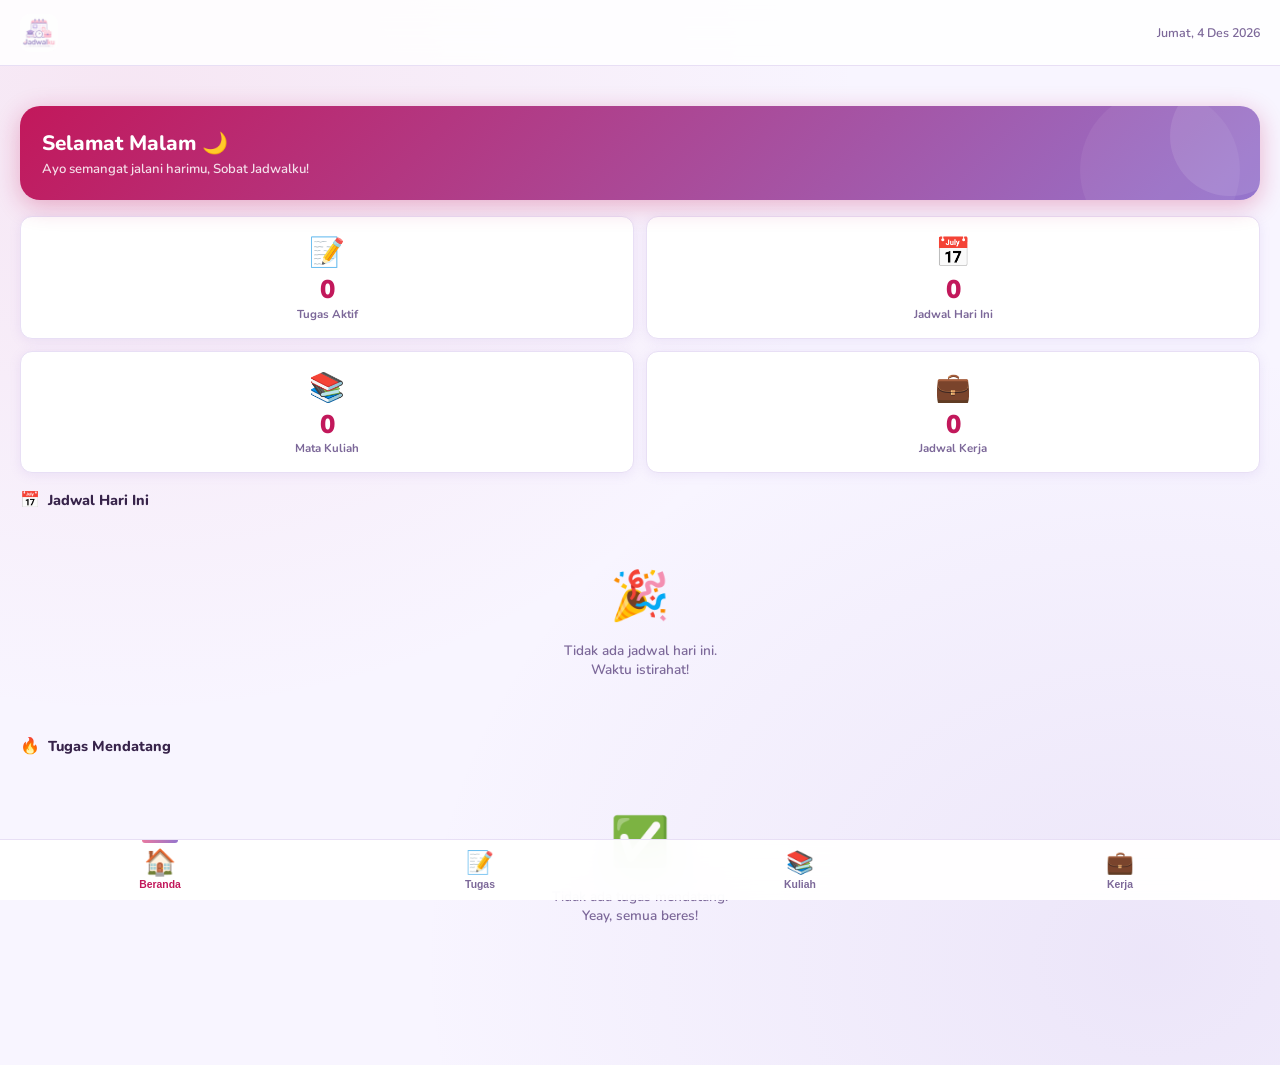
<file: index.html>
<!DOCTYPE html>
<html lang="id">
<head>
  <meta charset="UTF-8">
  <meta name="viewport" content="width=device-width, initial-scale=1.0, viewport-fit=cover">
  <meta name="description" content="Aplikasi pencatat tugas kuliah, jadwal kuliah, dan jadwal kerja.">
  <meta name="theme-color" content="#e879a0">
  <meta name="apple-mobile-web-app-capable" content="yes">
  <meta name="apple-mobile-web-app-status-bar-style" content="default">
  <meta name="apple-mobile-web-app-title" content="Jadwalku">

  <title>Jadwalku – Asisten Kampus & Kerja</title>

  <link rel="manifest" href="./manifest.json">
  <link rel="icon" href="./icons/icon-192.png" type="image/png">
  <link rel="apple-touch-icon" href="./icons/icon-192.png">

  <link rel="preconnect" href="https://fonts.googleapis.com">
  <link rel="preconnect" href="https://fonts.gstatic.com" crossorigin>
  <link href="https://fonts.googleapis.com/css2?family=Nunito:wght@400;500;600;700;800;900&family=Playfair+Display:wght@700;800&display=swap" rel="stylesheet">
  <link rel="stylesheet" href="./assets/style.css">
</head>
<body>

  <!-- HEADER -->
  <header class="header">
    <div class="header-logo">
      <img src="./icons/logo.png" alt="Jadwalku" style="width:38px;height:38px;object-fit:contain;border-radius:10px;">
    </div>
    <div style="display:flex;align-items:center;gap:0.6rem;">
      <div class="pwa-status" id="pwa-status" style="display:none;">
        <span>✓</span> PWA
      </div>
      <div class="header-date" id="header-date"></div>
    </div>
  </header>

  <!-- TOAST -->
  <div class="toast" id="toast"></div>

  <!-- ========== BERANDA ========== -->
  <section class="section active" id="sec-beranda">
    <!-- Install Banner -->
    <div class="install-banner" id="install-banner" style="margin-top:1.25rem;">
      <span class="install-icon">📲</span>
      <div class="install-banner-text">
        <strong>Instal Jadwalku</strong>
        <span>Akses lebih cepat dari layar beranda</span>
      </div>
      <button class="install-btn" id="btn-install">Instal</button>
    </div>

    <div style="padding-top:1.25rem;">
      <!-- Greeting Card -->
      <div class="greeting-card">
        <h2 id="greeting-text">Selamat Pagi ☀️</h2>
        <p>Ayo semangat jalani harimu, Sobat Jadwalku!</p>
      </div>

      <!-- Stats Grid -->
      <div class="stats-grid">
        <div class="stat-card">
          <div class="stat-icon">📝</div>
          <div class="stat-num" id="stat-tugas">0</div>
          <div class="stat-label">Tugas Aktif</div>
        </div>
        <div class="stat-card">
          <div class="stat-icon">📅</div>
          <div class="stat-num" id="stat-hari-ini">0</div>
          <div class="stat-label">Jadwal Hari Ini</div>
        </div>
        <div class="stat-card">
          <div class="stat-icon">📚</div>
          <div class="stat-num" id="stat-kuliah">0</div>
          <div class="stat-label">Mata Kuliah</div>
        </div>
        <div class="stat-card">
          <div class="stat-icon">💼</div>
          <div class="stat-num" id="stat-kerja">0</div>
          <div class="stat-label">Jadwal Kerja</div>
        </div>
      </div>

      <!-- Jadwal Hari Ini -->
      <div class="section-title"><span>📅</span> Jadwal Hari Ini</div>
      <div id="today-schedule"></div>

      <!-- Tugas Mendatang -->
      <div class="section-title" style="margin-top:1rem;"><span>🔥</span> Tugas Mendatang</div>
      <div id="upcoming-list"></div>
    </div>
  </section>

  <!-- ========== TUGAS ========== -->
  <section class="section" id="sec-tugas">
    <div class="page-title" style="padding-top:1.25rem;">Daftar Tugas</div>
    <div class="page-subtitle">Kelola tugas kuliah & kerja kamu</div>

    <button class="add-btn" onclick="openModal('modal-tugas')">
      <span>+</span> Tambah Tugas Baru
    </button>

    <!-- Filter Tabs -->
    <div class="filter-tabs">
      <button class="filter-tab active" data-filter="semua">Semua</button>
      <button class="filter-tab" data-filter="aktif">Aktif</button>
      <button class="filter-tab" data-filter="kuliah">📚 Kuliah</button>
      <button class="filter-tab" data-filter="kerja">💼 Kerja</button>
      <button class="filter-tab" data-filter="selesai">Selesai ✓</button>
    </div>

    <div id="task-list"></div>
  </section>

  <!-- ========== JADWAL KULIAH ========== -->
  <section class="section" id="sec-kuliah">
    <div class="page-title" style="padding-top:1.25rem;">Jadwal Kuliah</div>
    <div class="page-subtitle">Kelola jadwal mata kuliah per hari</div>

    <button class="add-btn" onclick="openModal('modal-kuliah')">
      <span>+</span> Tambah Jadwal Kuliah
    </button>

    <!-- Day Tabs -->
    <div class="day-tabs" id="kuliah-day-tabs"></div>

    <div id="kuliah-list"></div>
  </section>

  <!-- ========== JADWAL KERJA ========== -->
  <section class="section" id="sec-kerja">
    <div class="page-title" style="padding-top:1.25rem;">Jadwal Kerja</div>
    <div class="page-subtitle">Kelola jadwal kerja atau magang kamu</div>

    <button class="add-btn" style="background:linear-gradient(135deg,#64b5f6,#9575cd);"
      onclick="openModal('modal-kerja')">
      <span>+</span> Tambah Jadwal Kerja
    </button>

    <!-- Day Tabs -->
    <div class="day-tabs" id="kerja-day-tabs"></div>

    <div id="kerja-list"></div>
  </section>

  <!-- ========== BOTTOM NAV ========== -->
  <nav class="bottom-nav">
    <button class="nav-item active" id="nav-beranda" onclick="navigate('beranda')">
      <span class="nav-icon">🏠</span>
      <span class="nav-label">Beranda</span>
    </button>
    <button class="nav-item" id="nav-tugas" onclick="navigate('tugas')">
      <span class="nav-icon">📝</span>
      <span class="nav-label">Tugas</span>
    </button>
    <button class="nav-item" id="nav-kuliah" onclick="navigate('kuliah')">
      <span class="nav-icon">📚</span>
      <span class="nav-label">Kuliah</span>
    </button>
    <button class="nav-item" id="nav-kerja" onclick="navigate('kerja')">
      <span class="nav-icon">💼</span>
      <span class="nav-label">Kerja</span>
    </button>
  </nav>

  <!-- ========== MODAL: TAMBAH TUGAS ========== -->
  <div class="modal-overlay" id="modal-tugas">
    <div class="modal">
      <div class="modal-handle"></div>
      <div class="modal-title">📝 Tambah Tugas</div>
      <form id="form-tugas">
        <div class="form-group">
          <label class="form-label">Judul Tugas *</label>
          <input class="form-input" name="judul" placeholder="Contoh: Makalah Fisika Dasar" required>
        </div>
        <div class="form-row">
          <div class="form-group">
            <label class="form-label">Kategori *</label>
            <select class="form-select" name="kategori" required>
              <option value="kuliah">📚 Kuliah</option>
              <option value="kerja">💼 Kerja</option>
            </select>
          </div>
          <div class="form-group">
            <label class="form-label">Prioritas</label>
            <select class="form-select" name="prioritas">
              <option value="high">🔴 Tinggi</option>
              <option value="medium" selected>🟡 Sedang</option>
              <option value="low">🟢 Rendah</option>
            </select>
          </div>
        </div>
        <div class="form-group">
          <label class="form-label">Mata Kuliah / Nama Pekerjaan</label>
          <input class="form-input" name="matkul" placeholder="Contoh: Fisika Dasar / Desain UI">
        </div>
        <div class="form-group">
          <label class="form-label">Deadline</label>
          <input class="form-input" name="deadline" type="date">
        </div>
        <div class="form-group">
          <label class="form-label">Catatan</label>
          <textarea class="form-textarea" name="catatan" placeholder="Detail tugas, referensi, atau pengingat..."></textarea>
        </div>
        <button type="submit" class="submit-btn">✅ Simpan Tugas</button>
      </form>
    </div>
  </div>

  <!-- ========== MODAL: JADWAL KULIAH ========== -->
  <div class="modal-overlay" id="modal-kuliah">
    <div class="modal">
      <div class="modal-handle"></div>
      <div class="modal-title">📚 Tambah Jadwal Kuliah</div>
      <form id="form-kuliah">
        <div class="form-group">
          <label class="form-label">Nama Mata Kuliah *</label>
          <input class="form-input" name="nama" placeholder="Contoh: Algoritma & Pemrograman" required>
        </div>
        <div class="form-group">
          <label class="form-label">Hari *</label>
          <select class="form-select" name="hari" required>
            <option value="senin">Senin</option>
            <option value="selasa">Selasa</option>
            <option value="rabu">Rabu</option>
            <option value="kamis">Kamis</option>
            <option value="jumat">Jumat</option>
            <option value="sabtu">Sabtu</option>
            <option value="minggu">Minggu</option>
          </select>
        </div>
        <div class="form-row">
          <div class="form-group">
            <label class="form-label">Jam Mulai *</label>
            <input class="form-input" name="jamMulai" type="time" required>
          </div>
          <div class="form-group">
            <label class="form-label">Jam Selesai *</label>
            <input class="form-input" name="jamSelesai" type="time" required>
          </div>
        </div>
        <div class="form-group">
          <label class="form-label">Ruangan / Kelas</label>
          <input class="form-input" name="ruangan" placeholder="Contoh: Lab Komputer 2 / Online (Zoom)">
        </div>
        <div class="form-group">
          <label class="form-label">Nama Dosen</label>
          <input class="form-input" name="dosen" placeholder="Contoh: Bpk. Budi Santoso, M.T.">
        </div>
        <div class="form-group">
          <label class="form-label">Catatan</label>
          <input class="form-input" name="catatan" placeholder="Contoh: Bawa laptop, absen via Google Form">
        </div>
        <button type="submit" class="submit-btn">📚 Simpan Jadwal Kuliah</button>
      </form>
    </div>
  </div>

  <!-- ========== MODAL: JADWAL KERJA ========== -->
  <div class="modal-overlay" id="modal-kerja">
    <div class="modal">
      <div class="modal-handle"></div>
      <div class="modal-title">💼 Tambah Jadwal Kerja</div>
      <form id="form-kerja">
        <div class="form-group">
          <label class="form-label">Nama Pekerjaan / Shift *</label>
          <input class="form-input" name="nama" placeholder="Contoh: Shift Pagi / Magang UI/UX" required>
        </div>
        <div class="form-group">
          <label class="form-label">Hari *</label>
          <select class="form-select" name="hari" required>
            <option value="senin">Senin</option>
            <option value="selasa">Selasa</option>
            <option value="rabu">Rabu</option>
            <option value="kamis">Kamis</option>
            <option value="jumat">Jumat</option>
            <option value="sabtu">Sabtu</option>
            <option value="minggu">Minggu</option>
          </select>
        </div>
        <div class="form-row">
          <div class="form-group">
            <label class="form-label">Jam Mulai *</label>
            <input class="form-input" name="jamMulai" type="time" required>
          </div>
          <div class="form-group">
            <label class="form-label">Jam Selesai *</label>
            <input class="form-input" name="jamSelesai" type="time" required>
          </div>
        </div>
        <div class="form-group">
          <label class="form-label">Lokasi / Tempat</label>
          <input class="form-input" name="ruangan" placeholder="Contoh: Kantor Utama / WFH">
        </div>
        <div class="form-group">
          <label class="form-label">Posisi / Jabatan</label>
          <input class="form-input" name="posisi" placeholder="Contoh: Frontend Dev Intern">
        </div>
        <div class="form-group">
          <label class="form-label">Catatan</label>
          <input class="form-input" name="catatan" placeholder="Contoh: Bawa laptop, dresscode casual">
        </div>
        <button type="submit" class="submit-btn" style="background:linear-gradient(135deg,#64b5f6,#9575cd);">💼 Simpan Jadwal Kerja</button>
      </form>
    </div>
  </div>

  <script src="./assets/app.js"></script>
</body>
</html>
</file>
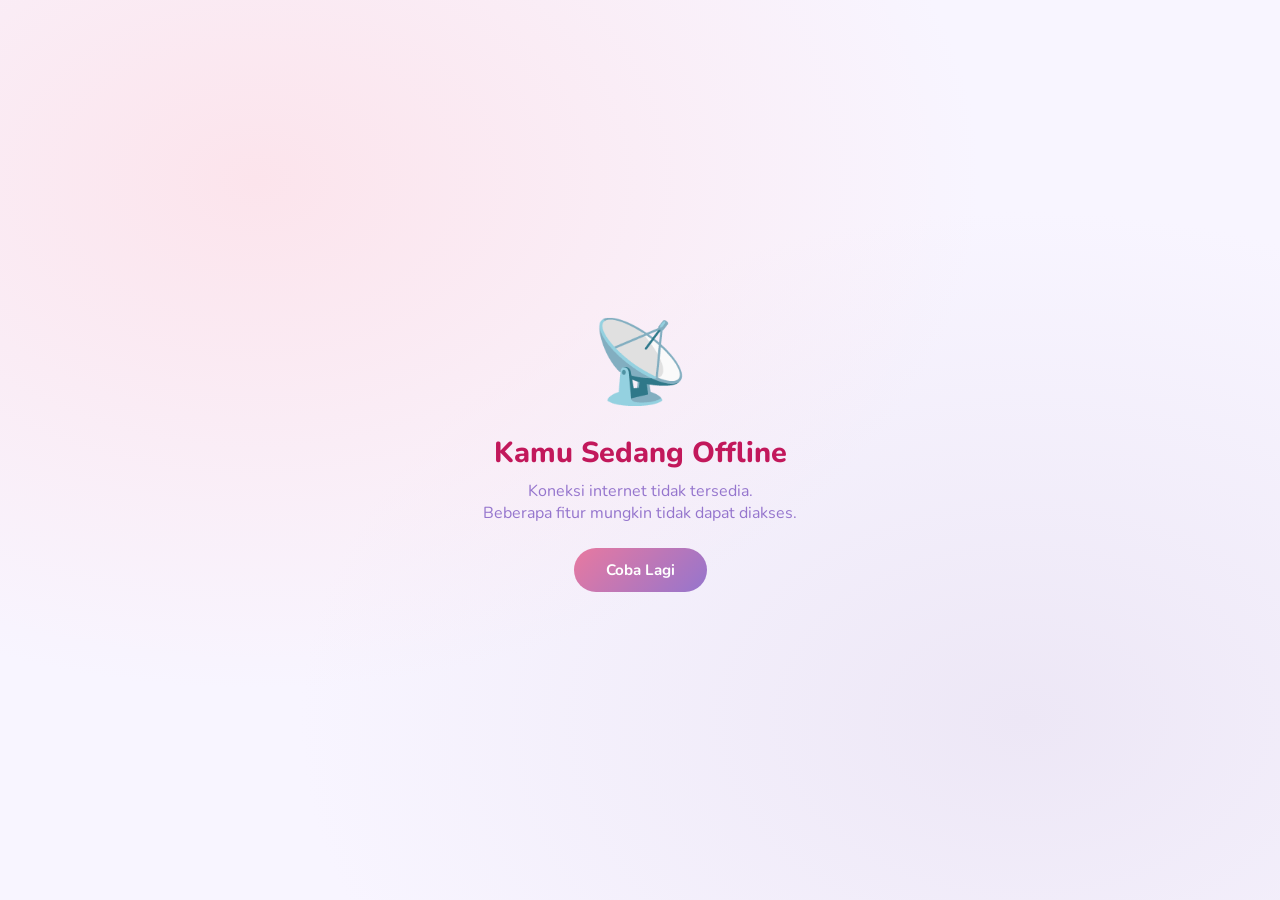
<file: offline.html>
<!DOCTYPE html>
<html lang="id">
<head>
  <meta charset="UTF-8">
  <meta name="viewport" content="width=device-width, initial-scale=1.0">
  <title>Jadwalku – Offline</title>
  <link rel="preconnect" href="https://fonts.googleapis.com">
  <link href="https://fonts.googleapis.com/css2?family=Nunito:wght@400;600;700;800&display=swap" rel="stylesheet">
  <style>
    * { margin: 0; padding: 0; box-sizing: border-box; }
    body {
      font-family: 'Nunito', sans-serif;
      background: #f8f5ff;
      display: flex; align-items: center; justify-content: center;
      min-height: 100vh;
      background-image: radial-gradient(ellipse at 20% 20%, #fce4ec 0%, transparent 50%),
                        radial-gradient(ellipse at 80% 80%, #ede7f6 0%, transparent 50%);
    }
    .container {
      text-align: center;
      padding: 2rem;
    }
    .icon { font-size: 5rem; margin-bottom: 1rem; }
    h1 { color: #c2185b; font-size: 1.8rem; font-weight: 800; margin-bottom: 0.5rem; }
    p { color: #9575cd; font-size: 1rem; }
    .btn {
      margin-top: 1.5rem;
      display: inline-block;
      background: linear-gradient(135deg, #e879a0, #9575cd);
      color: white;
      padding: 0.75rem 2rem;
      border-radius: 50px;
      text-decoration: none;
      font-weight: 700;
      font-size: 0.95rem;
    }
  </style>
</head>
<body>
  <div class="container">
    <div class="icon">📡</div>
    <h1>Kamu Sedang Offline</h1>
    <p>Koneksi internet tidak tersedia.<br>Beberapa fitur mungkin tidak dapat diakses.</p>
    <a href="./index.html" class="btn">Coba Lagi</a>
  </div>
</body>
</html>
</file>
<file: assets/style.css>
/* ===== JADWALKU - SOFT PASTEL THEME ===== */
@import url('https://fonts.googleapis.com/css2?family=Nunito:wght@400;500;600;700;800;900&family=Playfair+Display:wght@700;800&display=swap');

:root {
  --pink: #e879a0;
  --pink-light: #fce4ec;
  --pink-dark: #c2185b;
  --purple: #9575cd;
  --purple-light: #ede7f6;
  --purple-dark: #6a1b9a;
  --blue-light: #e3f2fd;
  --blue: #64b5f6;
  --mint: #e0f2f1;
  --mint-dark: #26a69a;
  --yellow-light: #fff9c4;
  --yellow: #f9a825;
  --bg: #f8f5ff;
  --surface: #ffffff;
  --text: #37234a;
  --text-soft: #7c6899;
  --border: #e8dff5;
  --shadow: 0 4px 20px rgba(149, 117, 205, 0.15);
  --shadow-card: 0 2px 12px rgba(149, 117, 205, 0.12);
  --radius: 20px;
  --radius-sm: 12px;
}

* { margin: 0; padding: 0; box-sizing: border-box; }

html { scroll-behavior: smooth; }

body {
  font-family: 'Nunito', sans-serif;
  background: var(--bg);
  color: var(--text);
  min-height: 100vh;
  background-image:
    radial-gradient(ellipse at 10% 10%, rgba(232,121,160,0.12) 0%, transparent 45%),
    radial-gradient(ellipse at 90% 90%, rgba(149,117,205,0.12) 0%, transparent 45%);
  padding-bottom: 80px;
}

/* ===== HEADER ===== */
.header {
  background: rgba(255,255,255,0.85);
  backdrop-filter: blur(20px);
  -webkit-backdrop-filter: blur(20px);
  border-bottom: 1px solid var(--border);
  padding: 0.85rem 1.25rem;
  position: sticky;
  top: 0;
  z-index: 100;
  display: flex;
  align-items: center;
  justify-content: space-between;
}

.header-logo {
  display: flex;
  align-items: center;
  gap: 0.6rem;
}

.header-logo .logo-icon {
  width: 38px; height: 38px;
  background: linear-gradient(135deg, var(--pink), var(--purple));
  border-radius: 12px;
  display: flex; align-items: center; justify-content: center;
  font-size: 1.2rem;
  box-shadow: 0 3px 10px rgba(232,121,160,0.4);
}

.header-logo h1 {
  font-family: 'Playfair Display', serif;
  font-size: 1.3rem;
  font-weight: 800;
  background: linear-gradient(135deg, var(--pink-dark), var(--purple));
  -webkit-background-clip: text;
  -webkit-text-fill-color: transparent;
  background-clip: text;
}

.header-date {
  font-size: 0.78rem;
  color: var(--text-soft);
  font-weight: 600;
  text-align: right;
}

/* ===== BOTTOM NAV ===== */
.bottom-nav {
  position: fixed;
  bottom: 0; left: 0; right: 0;
  background: rgba(255,255,255,0.95);
  backdrop-filter: blur(20px);
  -webkit-backdrop-filter: blur(20px);
  border-top: 1px solid var(--border);
  display: flex;
  z-index: 100;
  padding-bottom: env(safe-area-inset-bottom);
}

.nav-item {
  flex: 1;
  display: flex;
  flex-direction: column;
  align-items: center;
  justify-content: center;
  padding: 0.6rem 0.5rem;
  cursor: pointer;
  border: none;
  background: none;
  transition: all 0.2s ease;
  position: relative;
  gap: 3px;
}

.nav-item .nav-icon { font-size: 1.4rem; transition: transform 0.2s ease; }
.nav-item .nav-label { font-size: 0.65rem; font-weight: 700; color: var(--text-soft); transition: color 0.2s; }

.nav-item.active .nav-icon { transform: scale(1.15); }
.nav-item.active .nav-label { color: var(--pink-dark); }
.nav-item.active::before {
  content: '';
  position: absolute;
  top: 0; left: 50%; transform: translateX(-50%);
  width: 36px; height: 3px;
  background: linear-gradient(90deg, var(--pink), var(--purple));
  border-radius: 0 0 4px 4px;
}

/* ===== SECTIONS ===== */
.section {
  display: none;
  padding: 1.25rem;
  animation: fadeIn 0.3s ease;
}
.section.active { display: block; }

@keyframes fadeIn {
  from { opacity: 0; transform: translateY(8px); }
  to { opacity: 1; transform: translateY(0); }
}

/* ===== PAGE TITLE ===== */
.page-title {
  font-family: 'Playfair Display', serif;
  font-size: 1.5rem;
  font-weight: 800;
  color: var(--text);
  margin-bottom: 0.25rem;
}
.page-subtitle {
  font-size: 0.82rem;
  color: var(--text-soft);
  margin-bottom: 1.2rem;
  font-weight: 600;
}

/* ===== CARDS ===== */
.card {
  background: var(--surface);
  border-radius: var(--radius);
  padding: 1.1rem 1.2rem;
  box-shadow: var(--shadow-card);
  border: 1px solid var(--border);
  margin-bottom: 0.85rem;
  transition: transform 0.2s, box-shadow 0.2s;
}
.card:hover { transform: translateY(-2px); box-shadow: var(--shadow); }

/* ===== DASHBOARD / HOME ===== */
.greeting-card {
  background: linear-gradient(135deg, var(--pink-dark) 0%, var(--purple) 100%);
  color: white;
  border-radius: var(--radius);
  padding: 1.4rem;
  margin-bottom: 1rem;
  position: relative;
  overflow: hidden;
  box-shadow: 0 6px 24px rgba(194,24,91,0.3);
}
.greeting-card::before {
  content: '';
  position: absolute;
  top: -30px; right: -30px;
  width: 120px; height: 120px;
  background: rgba(255,255,255,0.1);
  border-radius: 50%;
}
.greeting-card::after {
  content: '';
  position: absolute;
  bottom: -50px; right: 20px;
  width: 160px; height: 160px;
  background: rgba(255,255,255,0.06);
  border-radius: 50%;
}
.greeting-card h2 { font-size: 1.3rem; font-weight: 800; margin-bottom: 0.2rem; }
.greeting-card p { font-size: 0.82rem; opacity: 0.85; font-weight: 600; }

.stats-grid {
  display: grid;
  grid-template-columns: 1fr 1fr;
  gap: 0.75rem;
  margin-bottom: 1rem;
}

.stat-card {
  background: var(--surface);
  border-radius: var(--radius-sm);
  padding: 1rem;
  box-shadow: var(--shadow-card);
  border: 1px solid var(--border);
  text-align: center;
}
.stat-card .stat-icon { font-size: 1.8rem; margin-bottom: 0.3rem; }
.stat-card .stat-num { font-size: 1.6rem; font-weight: 900; color: var(--pink-dark); line-height: 1; }
.stat-card .stat-label { font-size: 0.72rem; color: var(--text-soft); font-weight: 700; margin-top: 0.2rem; }

.section-title {
  font-size: 0.9rem;
  font-weight: 800;
  color: var(--text);
  margin-bottom: 0.75rem;
  display: flex;
  align-items: center;
  gap: 0.5rem;
}
.section-title span { font-size: 1rem; }

/* ===== TUGAS ===== */
.add-btn {
  width: 100%;
  background: linear-gradient(135deg, var(--pink), var(--purple));
  color: white;
  border: none;
  border-radius: var(--radius-sm);
  padding: 0.85rem;
  font-family: 'Nunito', sans-serif;
  font-size: 0.9rem;
  font-weight: 800;
  cursor: pointer;
  display: flex;
  align-items: center;
  justify-content: center;
  gap: 0.5rem;
  margin-bottom: 1rem;
  box-shadow: 0 4px 14px rgba(232,121,160,0.4);
  transition: transform 0.15s, box-shadow 0.15s;
}
.add-btn:hover { transform: translateY(-2px); box-shadow: 0 6px 18px rgba(232,121,160,0.5); }
.add-btn:active { transform: translateY(0); }

.task-item {
  display: flex;
  align-items: flex-start;
  gap: 0.85rem;
  padding: 1rem 1.1rem;
  background: var(--surface);
  border-radius: var(--radius-sm);
  box-shadow: var(--shadow-card);
  border: 1px solid var(--border);
  margin-bottom: 0.65rem;
  transition: all 0.2s;
  position: relative;
  overflow: hidden;
}

.task-item.completed { opacity: 0.55; }
.task-item.completed .task-title { text-decoration: line-through; }

.task-item::before {
  content: '';
  position: absolute;
  left: 0; top: 0; bottom: 0;
  width: 4px;
  border-radius: 4px 0 0 4px;
}
.task-item.priority-high::before { background: #f44336; }
.task-item.priority-medium::before { background: var(--yellow); }
.task-item.priority-low::before { background: var(--mint-dark); }

.task-check {
  width: 22px; height: 22px;
  border-radius: 50%;
  border: 2.5px solid var(--border);
  cursor: pointer;
  flex-shrink: 0;
  margin-top: 1px;
  display: flex; align-items: center; justify-content: center;
  transition: all 0.2s;
  background: transparent;
}
.task-check.checked {
  background: linear-gradient(135deg, var(--pink), var(--purple));
  border-color: transparent;
  color: white;
  font-size: 0.7rem;
}

.task-content { flex: 1; min-width: 0; }
.task-title { font-size: 0.9rem; font-weight: 700; color: var(--text); margin-bottom: 0.25rem; }
.task-meta { font-size: 0.72rem; color: var(--text-soft); font-weight: 600; display: flex; gap: 0.5rem; flex-wrap: wrap; }

.task-badge {
  padding: 0.15rem 0.55rem;
  border-radius: 20px;
  font-size: 0.68rem;
  font-weight: 800;
}
.badge-kuliah { background: var(--purple-light); color: var(--purple-dark); }
.badge-kerja { background: var(--blue-light); color: #1565c0; }

.deadline-badge {
  font-size: 0.7rem;
  font-weight: 700;
  padding: 0.15rem 0.5rem;
  border-radius: 20px;
}
.deadline-soon { background: #fce4ec; color: #c62828; }
.deadline-ok { background: var(--mint); color: var(--mint-dark); }
.deadline-past { background: #ffebee; color: #b71c1c; }

.task-actions { display: flex; gap: 0.4rem; flex-shrink: 0; }
.btn-icon {
  background: none;
  border: none;
  cursor: pointer;
  font-size: 0.9rem;
  padding: 0.25rem;
  border-radius: 8px;
  transition: background 0.15s;
}
.btn-icon:hover { background: var(--pink-light); }

.filter-tabs {
  display: flex;
  gap: 0.5rem;
  margin-bottom: 1rem;
  overflow-x: auto;
  padding-bottom: 2px;
  scrollbar-width: none;
}
.filter-tabs::-webkit-scrollbar { display: none; }

.filter-tab {
  padding: 0.4rem 0.9rem;
  border-radius: 20px;
  border: 2px solid var(--border);
  background: var(--surface);
  font-family: 'Nunito', sans-serif;
  font-size: 0.75rem;
  font-weight: 700;
  color: var(--text-soft);
  cursor: pointer;
  white-space: nowrap;
  transition: all 0.15s;
}
.filter-tab.active {
  background: linear-gradient(135deg, var(--pink), var(--purple));
  color: white;
  border-color: transparent;
  box-shadow: 0 3px 10px rgba(232,121,160,0.35);
}

/* ===== JADWAL ===== */
.day-tabs {
  display: flex;
  gap: 0.45rem;
  margin-bottom: 1rem;
  overflow-x: auto;
  padding-bottom: 2px;
  scrollbar-width: none;
}
.day-tabs::-webkit-scrollbar { display: none; }

.day-tab {
  display: flex;
  flex-direction: column;
  align-items: center;
  padding: 0.5rem 0.7rem;
  border-radius: 14px;
  border: 2px solid var(--border);
  background: var(--surface);
  cursor: pointer;
  min-width: 52px;
  transition: all 0.15s;
  font-family: 'Nunito', sans-serif;
}
.day-tab .day-short { font-size: 0.7rem; font-weight: 700; color: var(--text-soft); }
.day-tab .day-num { font-size: 1.1rem; font-weight: 900; color: var(--text); }
.day-tab.active {
  background: linear-gradient(135deg, var(--pink), var(--purple));
  border-color: transparent;
  box-shadow: 0 3px 10px rgba(232,121,160,0.35);
}
.day-tab.active .day-short, .day-tab.active .day-num { color: white; }
.day-tab.today { border-color: var(--pink); }

.schedule-item {
  display: flex;
  gap: 0.85rem;
  padding: 0.9rem 1.1rem;
  background: var(--surface);
  border-radius: var(--radius-sm);
  box-shadow: var(--shadow-card);
  border: 1px solid var(--border);
  margin-bottom: 0.65rem;
  align-items: flex-start;
}

.schedule-time {
  text-align: center;
  min-width: 52px;
  flex-shrink: 0;
}
.time-start { font-size: 0.85rem; font-weight: 900; color: var(--text); }
.time-end { font-size: 0.7rem; color: var(--text-soft); font-weight: 600; }

.schedule-line {
  display: flex;
  flex-direction: column;
  align-items: center;
  gap: 0;
  padding-top: 3px;
}
.time-dot {
  width: 10px; height: 10px;
  border-radius: 50%;
  flex-shrink: 0;
}
.time-bar {
  width: 2px;
  flex: 1;
  min-height: 20px;
  background: var(--border);
}

.schedule-content { flex: 1; min-width: 0; }
.schedule-title { font-size: 0.9rem; font-weight: 800; color: var(--text); margin-bottom: 0.2rem; }
.schedule-detail { font-size: 0.75rem; color: var(--text-soft); font-weight: 600; }

.color-kuliah { background: var(--purple); }
.color-kerja { background: var(--blue); }

.schedule-type-badge {
  padding: 0.2rem 0.6rem;
  border-radius: 20px;
  font-size: 0.68rem;
  font-weight: 800;
  margin-left: 0.4rem;
}

/* ===== MODAL ===== */
.modal-overlay {
  position: fixed;
  inset: 0;
  background: rgba(55,35,74,0.5);
  backdrop-filter: blur(6px);
  z-index: 200;
  display: flex;
  align-items: flex-end;
  opacity: 0;
  pointer-events: none;
  transition: opacity 0.25s ease;
}
.modal-overlay.open { opacity: 1; pointer-events: all; }

.modal {
  background: var(--surface);
  border-radius: 28px 28px 0 0;
  padding: 1.5rem 1.25rem 2.5rem;
  width: 100%;
  transform: translateY(100%);
  transition: transform 0.3s cubic-bezier(0.34, 1.56, 0.64, 1);
  max-height: 90vh;
  overflow-y: auto;
}
.modal-overlay.open .modal { transform: translateY(0); }

.modal-handle {
  width: 40px; height: 4px;
  background: var(--border);
  border-radius: 4px;
  margin: 0 auto 1.2rem;
}
.modal-title {
  font-family: 'Playfair Display', serif;
  font-size: 1.25rem;
  font-weight: 800;
  color: var(--text);
  margin-bottom: 1.2rem;
}

.form-group { margin-bottom: 1rem; }
.form-label {
  display: block;
  font-size: 0.78rem;
  font-weight: 800;
  color: var(--text-soft);
  text-transform: uppercase;
  letter-spacing: 0.05em;
  margin-bottom: 0.4rem;
}
.form-input, .form-select, .form-textarea {
  width: 100%;
  padding: 0.7rem 0.9rem;
  border: 2px solid var(--border);
  border-radius: var(--radius-sm);
  font-family: 'Nunito', sans-serif;
  font-size: 0.9rem;
  font-weight: 600;
  color: var(--text);
  background: var(--surface);
  transition: border-color 0.15s;
  outline: none;
}
.form-input:focus, .form-select:focus, .form-textarea:focus {
  border-color: var(--pink);
}
.form-textarea { resize: vertical; min-height: 80px; }

.form-row { display: grid; grid-template-columns: 1fr 1fr; gap: 0.75rem; }

.submit-btn {
  width: 100%;
  background: linear-gradient(135deg, var(--pink), var(--purple));
  color: white;
  border: none;
  border-radius: var(--radius-sm);
  padding: 0.9rem;
  font-family: 'Nunito', sans-serif;
  font-size: 0.95rem;
  font-weight: 800;
  cursor: pointer;
  margin-top: 0.5rem;
  box-shadow: 0 4px 14px rgba(232,121,160,0.4);
  transition: transform 0.15s;
}
.submit-btn:hover { transform: translateY(-1px); }

/* ===== INSTALL BANNER ===== */
.install-banner {
  background: linear-gradient(135deg, var(--purple-light), var(--pink-light));
  border: 2px solid var(--border);
  border-radius: var(--radius-sm);
  padding: 0.9rem 1rem;
  display: flex;
  align-items: center;
  gap: 0.75rem;
  margin-bottom: 1rem;
}
.install-banner .install-icon { font-size: 1.6rem; }
.install-banner-text { flex: 1; }
.install-banner-text strong { font-size: 0.85rem; color: var(--text); display: block; }
.install-banner-text span { font-size: 0.75rem; color: var(--text-soft); font-weight: 600; }
.install-btn {
  background: linear-gradient(135deg, var(--pink), var(--purple));
  color: white;
  border: none;
  border-radius: 10px;
  padding: 0.5rem 0.9rem;
  font-family: 'Nunito', sans-serif;
  font-size: 0.78rem;
  font-weight: 800;
  cursor: pointer;
  flex-shrink: 0;
}

/* ===== EMPTY STATE ===== */
.empty-state {
  text-align: center;
  padding: 2.5rem 1rem;
  color: var(--text-soft);
}
.empty-state .empty-icon { font-size: 3rem; margin-bottom: 0.75rem; }
.empty-state p { font-size: 0.85rem; font-weight: 600; }

/* ===== TOAST ===== */
.toast {
  position: fixed;
  top: 80px;
  left: 50%;
  transform: translateX(-50%) translateY(-20px);
  background: var(--text);
  color: white;
  padding: 0.6rem 1.2rem;
  border-radius: 30px;
  font-size: 0.82rem;
  font-weight: 700;
  opacity: 0;
  transition: all 0.3s ease;
  z-index: 300;
  pointer-events: none;
  white-space: nowrap;
}
.toast.show { opacity: 1; transform: translateX(-50%) translateY(0); }

/* ===== SCROLLBAR ===== */
::-webkit-scrollbar { width: 4px; }
::-webkit-scrollbar-track { background: transparent; }
::-webkit-scrollbar-thumb { background: var(--border); border-radius: 4px; }

/* ===== PWA INSTALL STATUS ===== */
.pwa-status {
  display: flex;
  align-items: center;
  gap: 0.4rem;
  font-size: 0.72rem;
  font-weight: 700;
  color: var(--mint-dark);
  background: var(--mint);
  padding: 0.25rem 0.7rem;
  border-radius: 20px;
}
</file>
